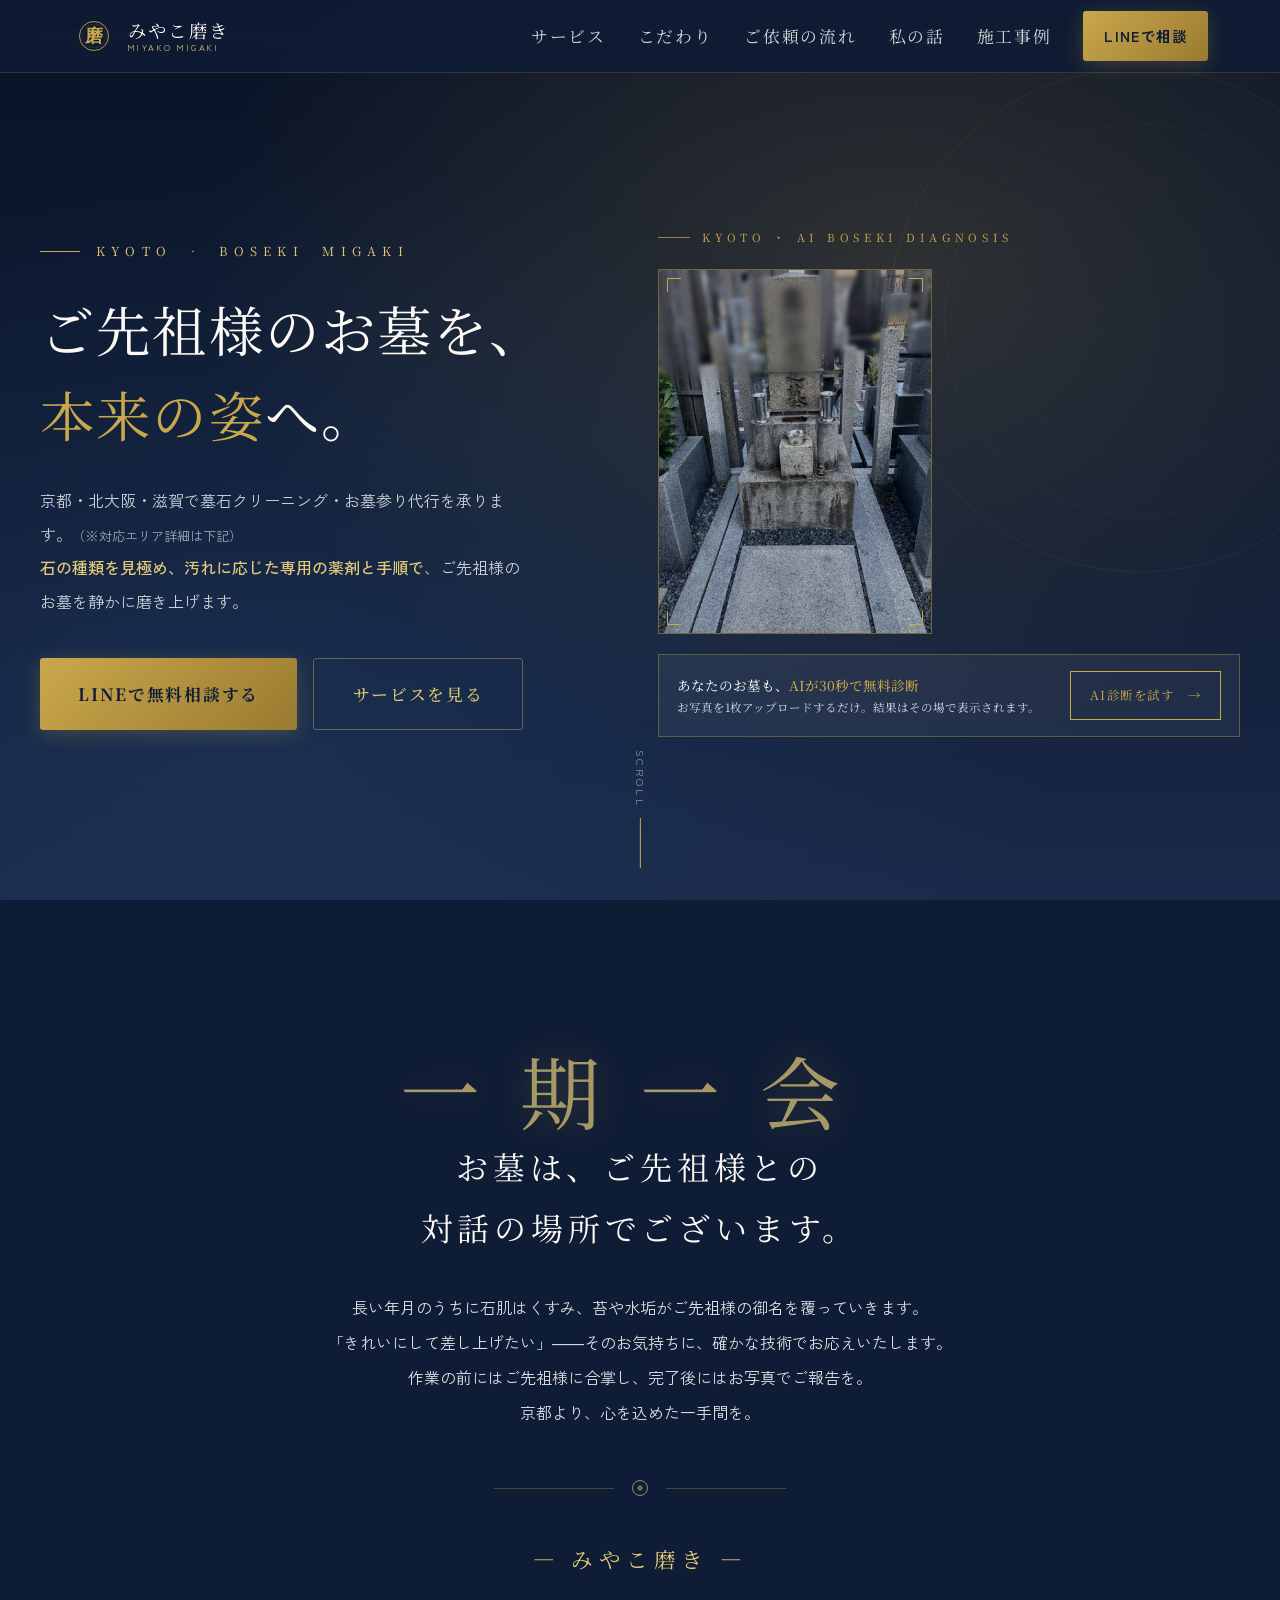
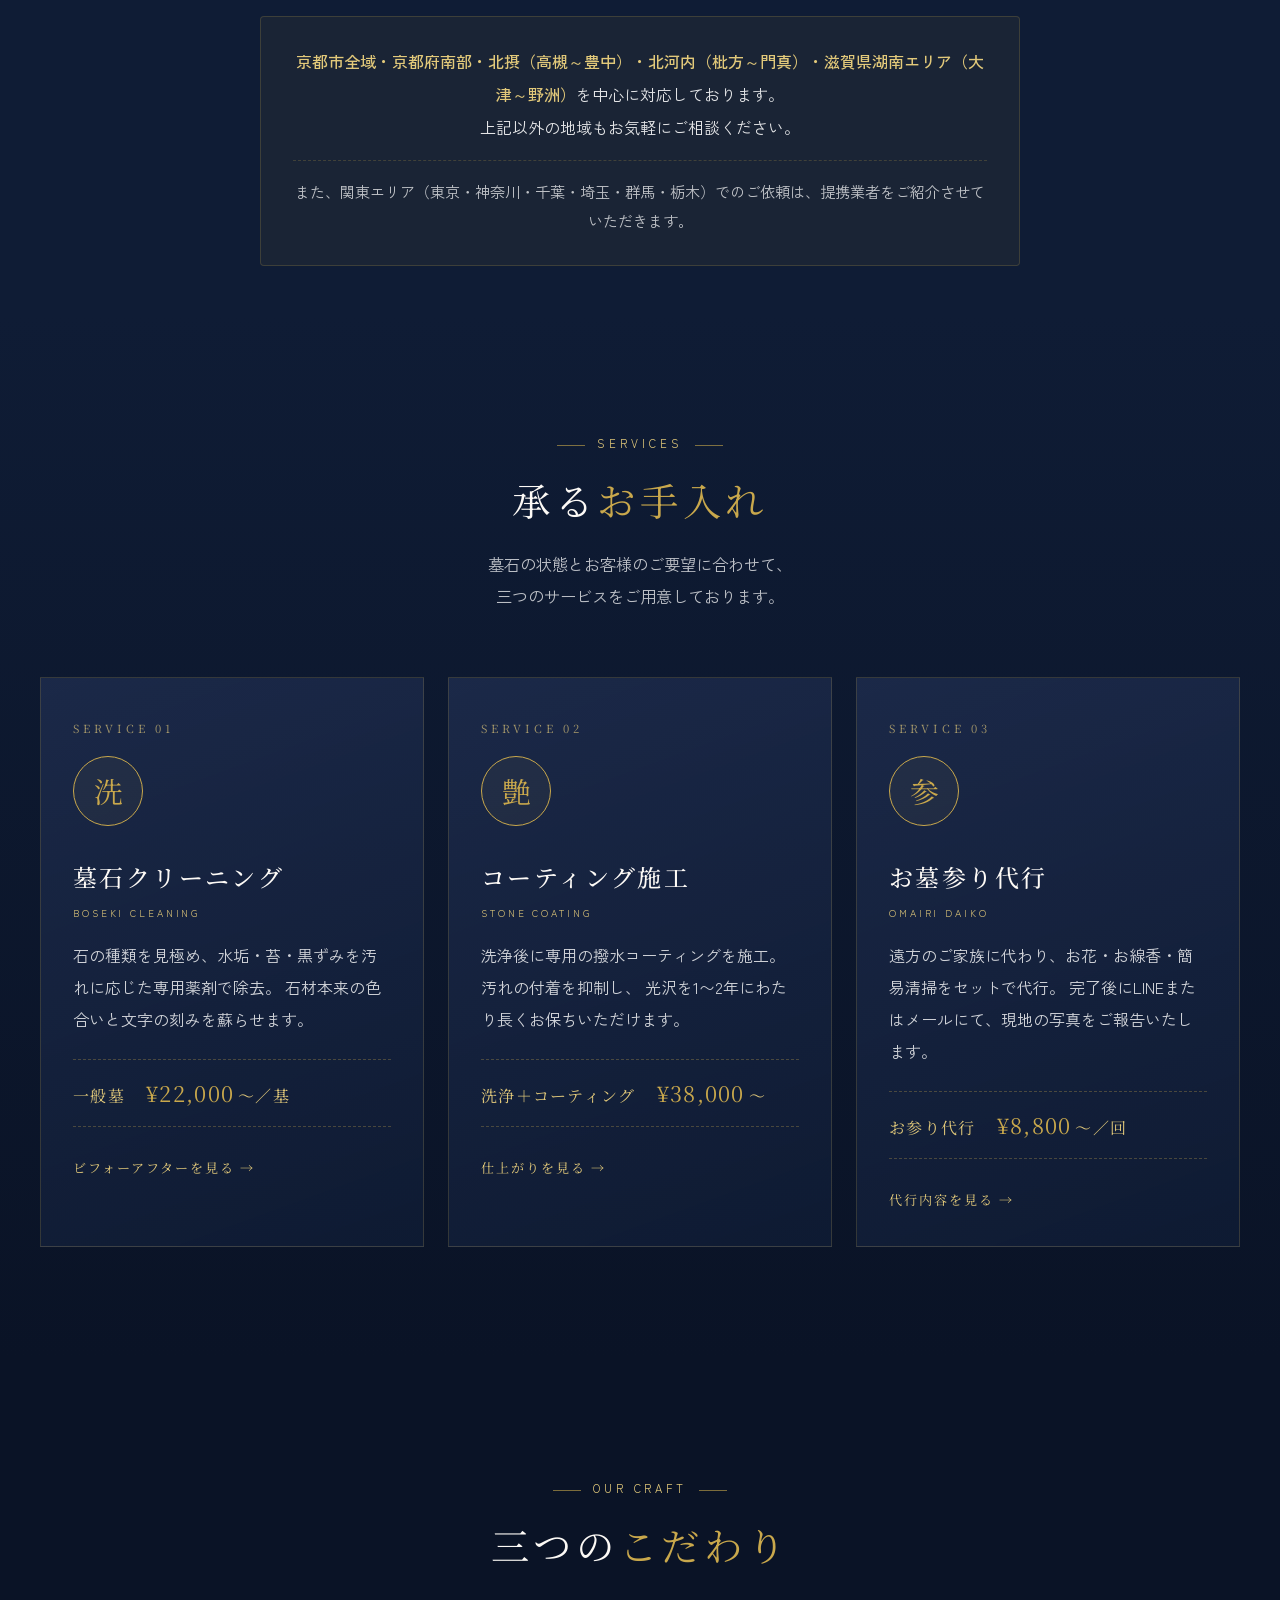
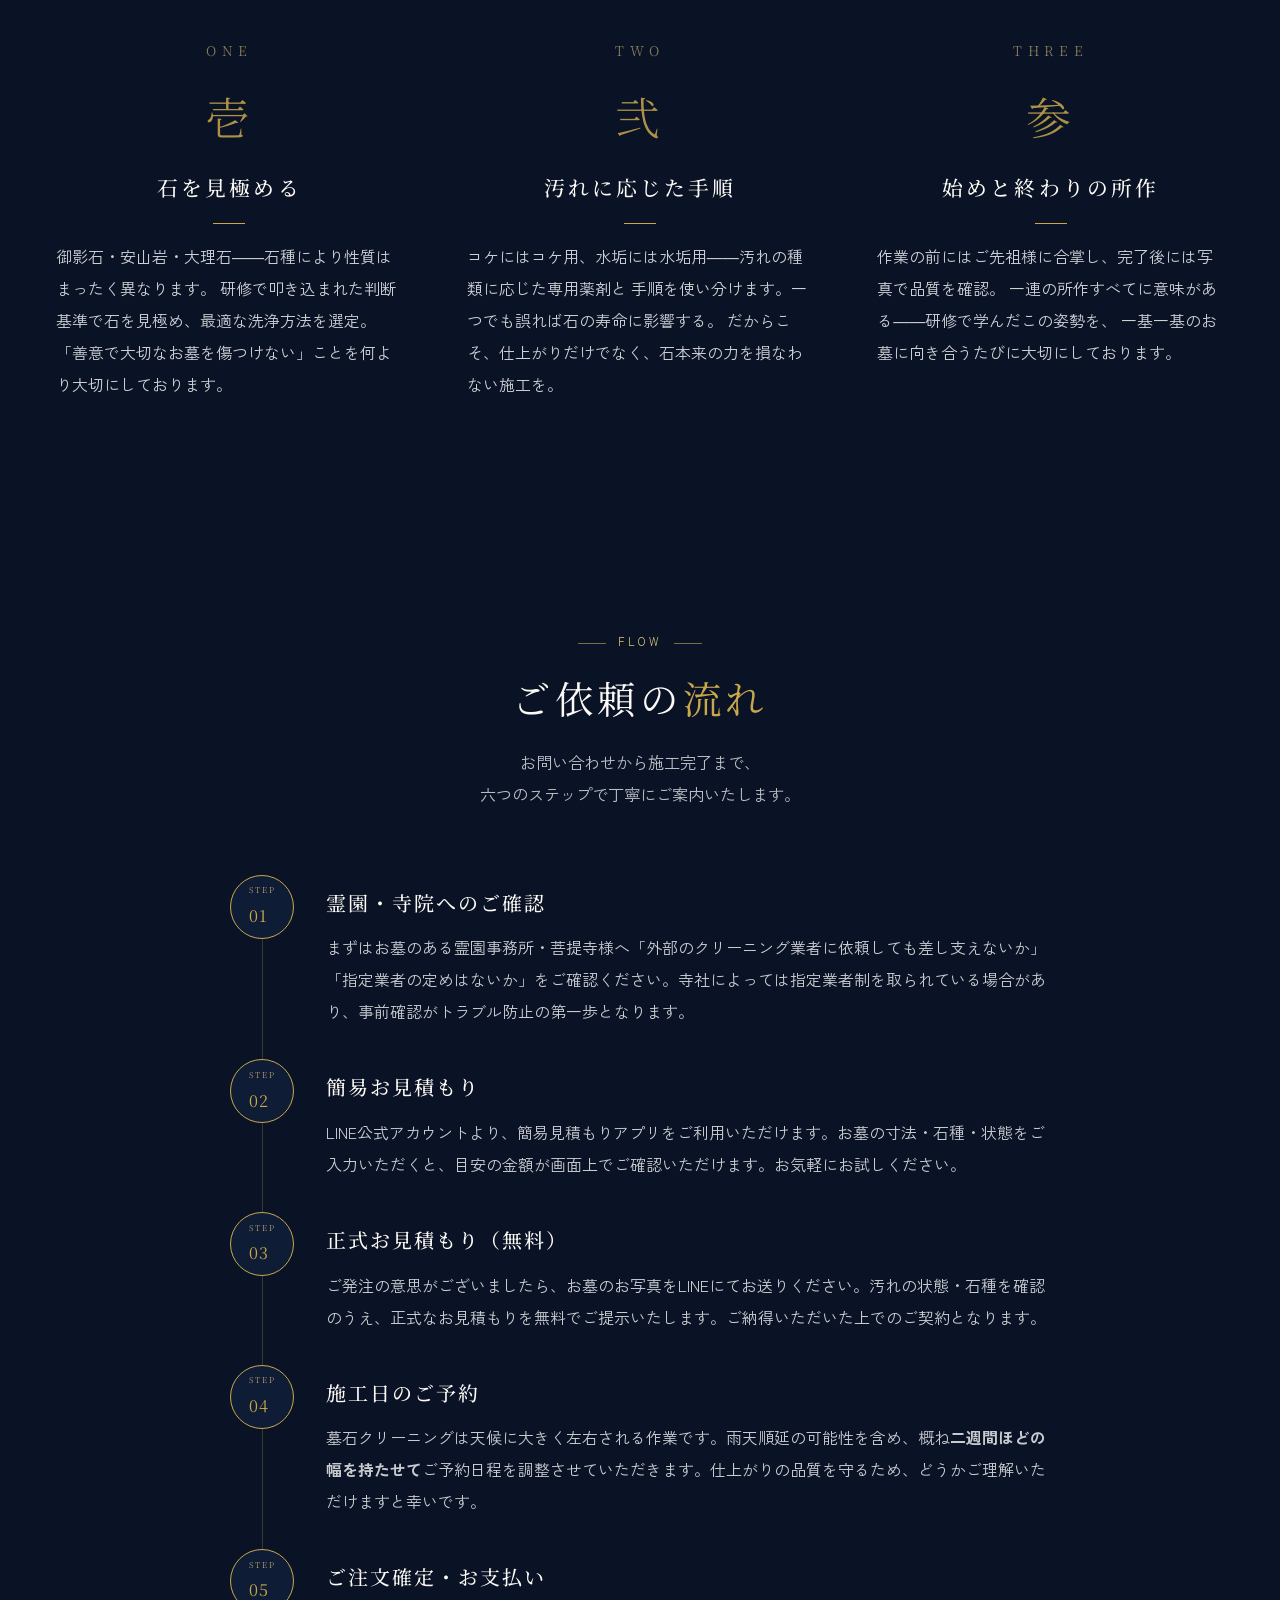
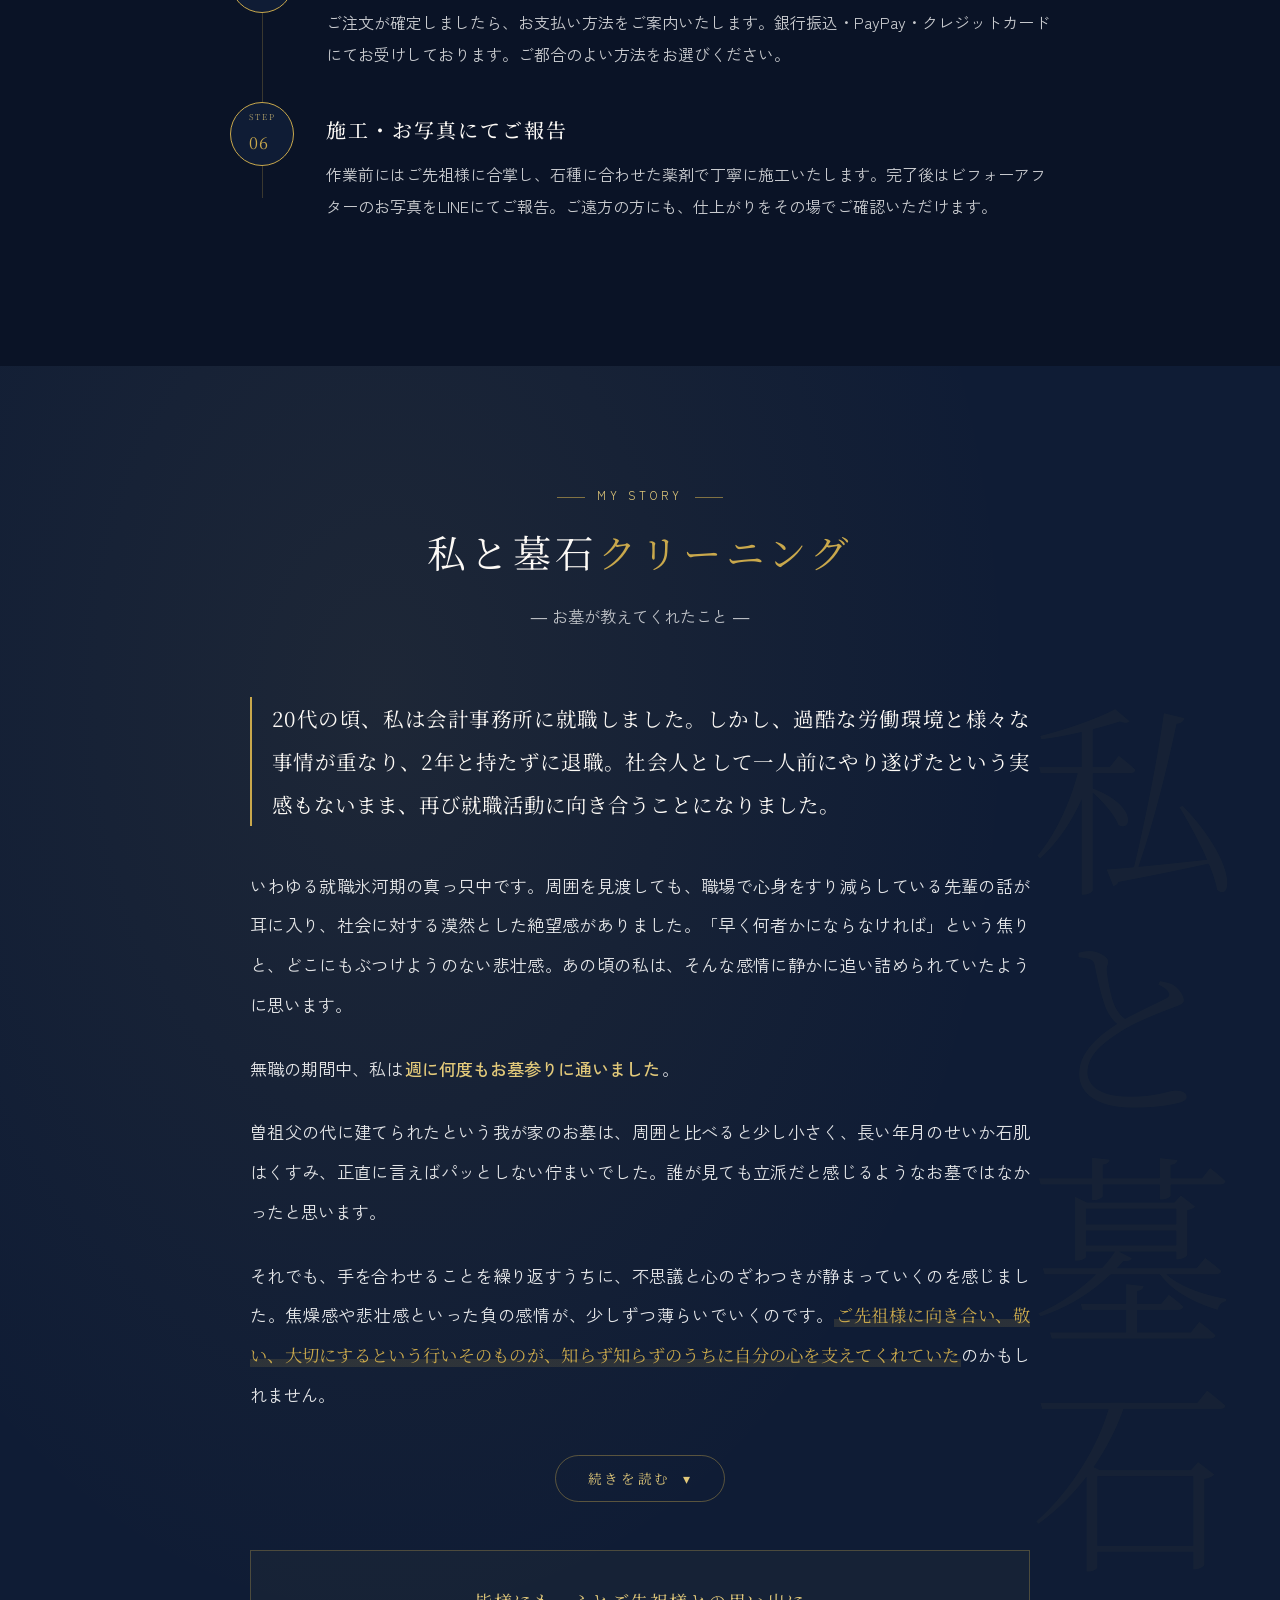
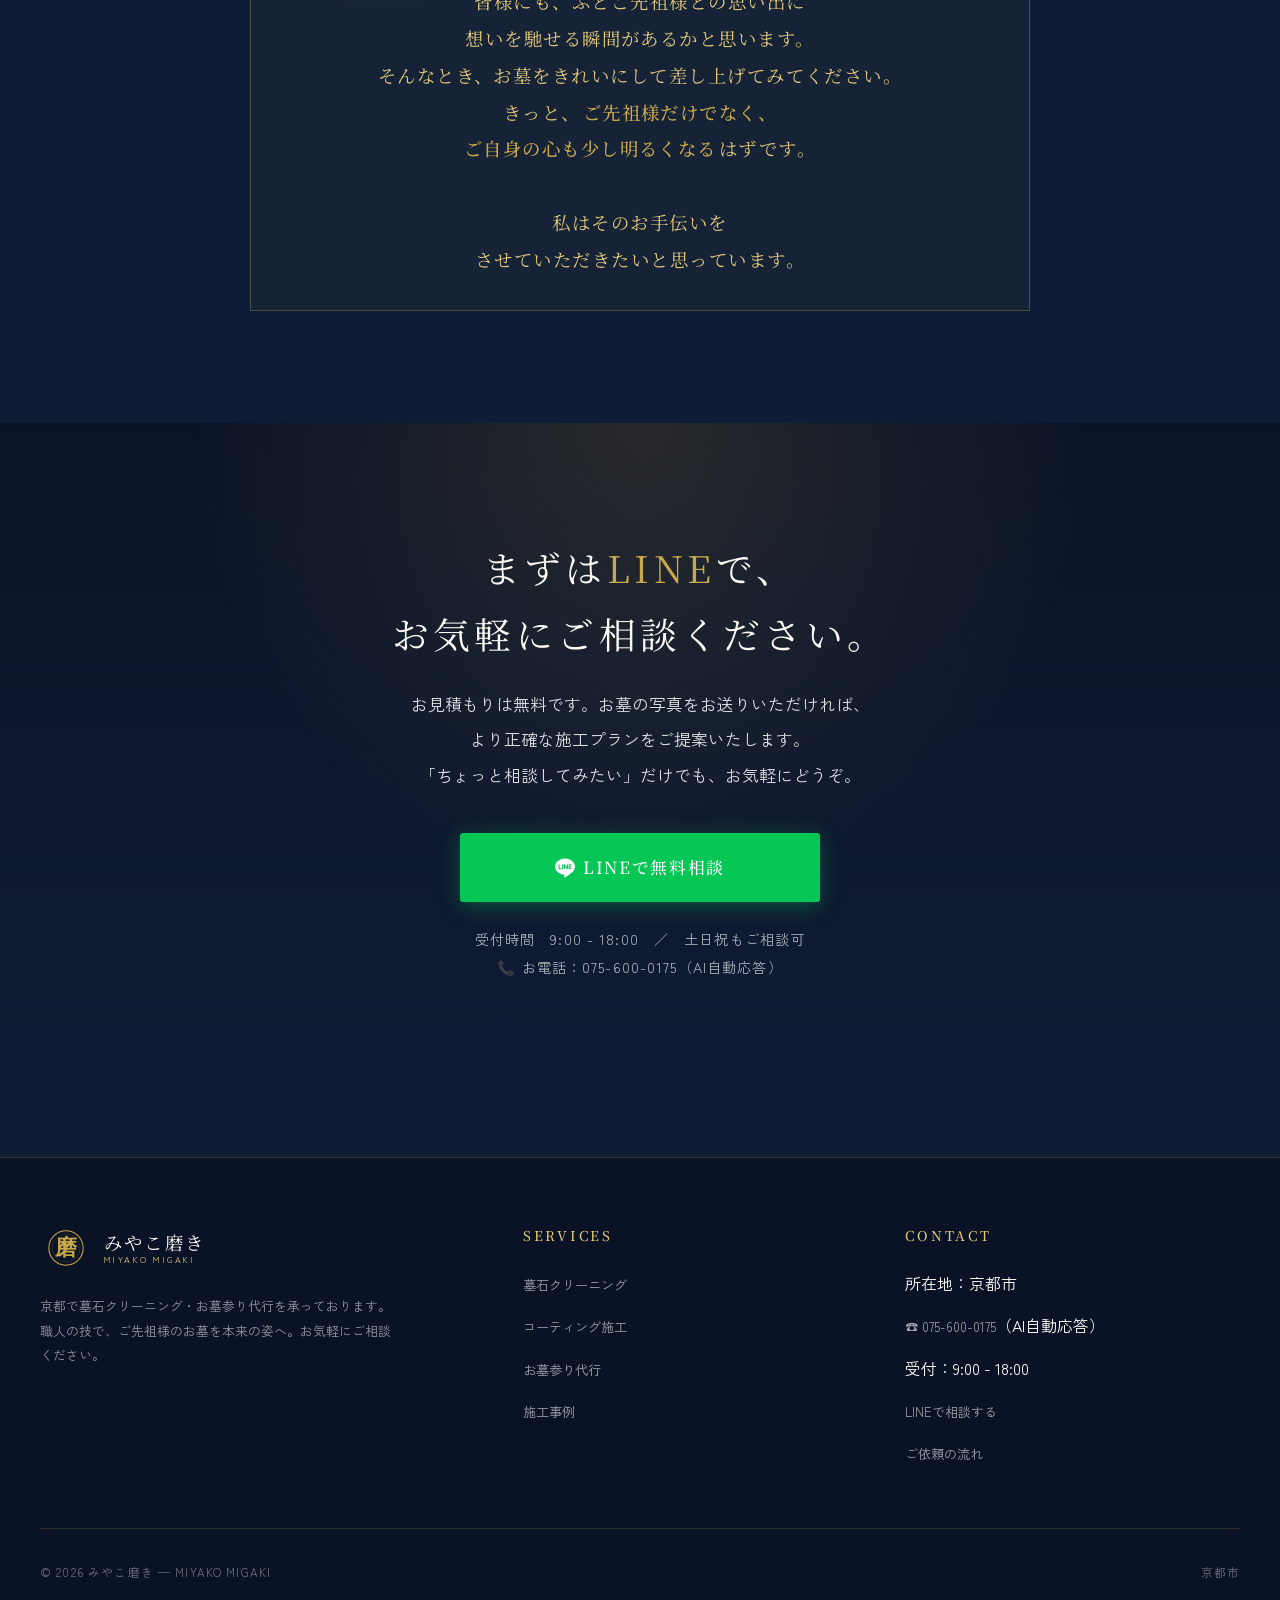
<file: index.html>
<!DOCTYPE html>
<html lang="ja">
<head>
<meta charset="UTF-8">
<meta name="viewport" content="width=device-width, initial-scale=1.0">
<title>みやこ磨き｜京都の墓石クリーニング・お墓参り代行</title>
<meta name="description" content="京都で墓石クリーニング・お墓参り代行を行う「みやこ磨き」。職人の技でご先祖様のお墓を本来の姿へ。">
<link rel="preconnect" href="https://fonts.googleapis.com">
<link rel="preconnect" href="https://fonts.gstatic.com" crossorigin>
<link href="https://fonts.googleapis.com/css2?family=Noto+Serif+JP:wght@300;400;500;600;700&family=Zen+Kaku+Gothic+New:wght@300;400;500;700&family=Shippori+Mincho:wght@400;500;600;700&display=swap" rel="stylesheet">
<link rel="stylesheet" href="assets/brand.css?v=20251119">
<style>
/* ============================================
   TOPページ固有スタイル
   ============================================ */

/* ── Hero ── */
.hero{
  position:relative;
  min-height:100vh;
  min-height:100svh;
  display:flex;align-items:center;
  padding:8rem clamp(1rem,4vw,2rem) 4rem;
  overflow:hidden;
}
.hero__bg{
  position:absolute;inset:0;z-index:0;
  background:
    radial-gradient(ellipse at 70% 30%,rgba(201,168,76,0.18) 0%,transparent 55%),
    radial-gradient(ellipse at 20% 80%,rgba(31,58,95,0.5) 0%,transparent 55%),
    linear-gradient(180deg,var(--navy-ink) 0%,var(--navy-dark) 60%,var(--navy) 100%);
}
.hero__bg::after{
  content:'';position:absolute;inset:0;
  background-image:url("data:image/svg+xml;utf8,<svg xmlns='http://www.w3.org/2000/svg' width='400' height='400' viewBox='0 0 400 400'><circle cx='200' cy='200' r='180' fill='none' stroke='%23C9A84C' stroke-width='0.5' opacity='0.15'/><circle cx='200' cy='200' r='140' fill='none' stroke='%23C9A84C' stroke-width='0.5' opacity='0.1'/><circle cx='200' cy='200' r='100' fill='none' stroke='%23C9A84C' stroke-width='0.5' opacity='0.08'/></svg>");
  background-repeat:no-repeat;
  background-position:right -140px top 40px;
  background-size:560px;
  opacity:0.8;
}
.hero__inner{
  position:relative;z-index:1;
  max-width:var(--maxw);
  width:100%;
  margin:0 auto;
  display:grid;
  grid-template-columns:1fr 1.05fr;
  gap:clamp(2rem,5vw,4rem);
  align-items:center;
}
.hero__label{
  display:inline-block;
  font-family:var(--font-serif);
  font-size:0.78rem;
  letter-spacing:0.5em;
  color:var(--gold-lt);
  margin-bottom:1.5rem;
  padding-left:3.5rem;
  position:relative;
}
.hero__label::before{
  content:'';position:absolute;left:0;top:50%;
  width:2.5rem;height:1px;background:var(--gold);
}
.hero__title{
  font-family:var(--font-serif);
  font-size:clamp(1.7rem,4.6vw,3.4rem);
  font-weight:400;
  letter-spacing:0.04em;
  line-height:1.55;
  margin-bottom:1.75rem;
  word-break:keep-all;
  overflow-wrap:normal;
}
.hero__title span.accent{color:var(--gold);}
.hero__title small{
  display:block;
  font-size:0.32em;
  letter-spacing:0.3em;
  color:var(--gold-lt);
  margin-top:1rem;
  font-weight:300;
  font-family:var(--font-sans);
}
.hero__lead{
  font-size:1rem;
  line-height:2.1;
  color:rgba(255,255,255,0.78);
  margin-bottom:2.5rem;
  max-width:480px;
}
.hero__lead strong{color:var(--gold-lt);font-weight:500;}
.hero__ctas{display:flex;gap:1rem;flex-wrap:wrap;}

.hero__visual{
  position:relative;
  width:100%;
  display:flex;
  flex-direction:column;
  gap:1.25rem;
}
.visual-eyebrow{
  font-family:var(--font-serif);
  font-size:0.7rem;
  letter-spacing:0.42em;
  color:var(--gold);
  display:flex;align-items:center;gap:0.75rem;
}
.visual-eyebrow::before{
  content:'';width:2rem;height:1px;background:var(--gold);opacity:0.7;
}
.scan-stage{
  display:grid;
  grid-template-columns:minmax(0,1fr) minmax(0,1.05fr);
  gap:1.25rem;
  align-items:stretch;
}
.tomb-frame{
  position:relative;
  aspect-ratio:3/4;
  background:#0a1428;
  border:1px solid rgba(201,168,76,0.55);
  overflow:hidden;
}
.tomb-img{
  width:100%;height:100%;
  object-fit:cover;object-position:center;
  display:block;opacity:0.92;
}
.tomb-frame::before{
  content:'';position:absolute;inset:0;z-index:2;pointer-events:none;
  background:linear-gradient(180deg,rgba(10,18,38,0.18) 0%,rgba(10,18,38,0.05) 40%,rgba(10,18,38,0.18) 100%);
}
.tomb-corner{
  position:absolute;width:14px;height:14px;
  border:1.5px solid var(--gold);z-index:5;
}
.tomb-corner.tl{top:8px;left:8px;border-right:none;border-bottom:none;}
.tomb-corner.tr{top:8px;right:8px;border-left:none;border-bottom:none;}
.tomb-corner.bl{bottom:8px;left:8px;border-right:none;border-top:none;}
.tomb-corner.br{bottom:8px;right:8px;border-left:none;border-top:none;}
.scan-line{
  position:absolute;left:0;right:0;top:0;height:2px;z-index:4;opacity:0;
  background:linear-gradient(90deg,transparent 0%,rgba(201,168,76,0.6) 20%,#FFE9A8 50%,rgba(201,168,76,0.6) 80%,transparent 100%);
  box-shadow:0 0 12px rgba(201,168,76,0.5);
}
.scan-glow{
  position:absolute;left:0;right:0;top:0;height:80px;z-index:3;opacity:0;pointer-events:none;
  background:linear-gradient(180deg,rgba(201,168,76,0.32) 0%,rgba(201,168,76,0.08) 60%,transparent 100%);
}
.results-panel{
  display:flex;flex-direction:column;justify-content:center;gap:0.6rem;
  font-family:var(--font-sans);
}
.result-bubble{
  background:rgba(255,255,255,0.97);
  color:var(--navy-dark);
  padding:0.7rem 0.9rem;
  display:flex;justify-content:space-between;align-items:center;
  font-size:0.78rem;
  border-left:2px solid var(--gold);
  opacity:0;transform:translateX(-14px);
  box-shadow:0 2px 8px rgba(0,0,0,0.15);
}
.result-bubble .label{color:#6c7a99;font-size:0.65rem;letter-spacing:0.15em;}
.result-bubble .value{font-weight:500;font-size:0.78rem;letter-spacing:0.05em;}
.result-bubble .value.warning{color:#b8860b;}
.result-bubble .value.danger{color:#a0392f;}
.plan-badge{
  background:var(--gold);color:var(--navy-dark);
  padding:0.85rem 1rem;font-family:var(--font-serif);
  text-align:center;margin-top:0.25rem;
  opacity:0;transform:translateY(8px);
  box-shadow:0 4px 16px rgba(201,168,76,0.25);
}
.plan-badge .small{display:block;font-size:0.58rem;letter-spacing:0.3em;margin-bottom:4px;opacity:0.78;}
.plan-badge .main{font-size:0.95rem;font-weight:500;letter-spacing:0.12em;}
.scan-cta{
  padding:1rem 1.1rem;
  background:rgba(255,255,255,0.05);
  border:0.5px solid rgba(201,168,76,0.35);
  display:flex;align-items:center;justify-content:space-between;
  gap:1rem;flex-wrap:wrap;
}
.scan-cta-text{
  color:#fff;font-family:var(--font-serif);
  font-size:0.85rem;line-height:1.55;flex:1;min-width:180px;
}
.scan-cta-text .gold{color:var(--gold);font-weight:500;}
.scan-cta-sub{font-size:0.72rem;color:#d8dde8;}
.scan-cta-btn{
  background:transparent;border:1px solid var(--gold);color:var(--gold);
  padding:0.7rem 1.2rem;font-family:var(--font-serif);
  font-size:0.78rem;letter-spacing:0.12em;
  white-space:nowrap;transition:all .25s ease;
  text-decoration:none;
}
.scan-cta-btn:hover{background:var(--gold);color:var(--navy-dark);}

@media (prefers-reduced-motion: no-preference){
  .scan-line{animation:scanLine 7s ease-in-out infinite;}
  .scan-glow{animation:scanGlow 7s ease-in-out infinite;}
  .result-bubble.b1{animation:bubbleIn 7s ease-out infinite;animation-delay:0s;}
  .result-bubble.b2{animation:bubbleIn 7s ease-out infinite;animation-delay:0.7s;}
  .result-bubble.b3{animation:bubbleIn 7s ease-out infinite;animation-delay:1.4s;}
  .result-bubble.b4{animation:bubbleIn 7s ease-out infinite;animation-delay:2.1s;}
  .plan-badge{animation:badgeIn 7s ease-out infinite;}
}
@keyframes scanLine{
  0%{transform:translateY(0);opacity:0;}
  6%{opacity:1;}
  60%{transform:translateY(99%);opacity:1;}
  66%{transform:translateY(99%);opacity:0;}
  100%{transform:translateY(0);opacity:0;}
}
@keyframes scanGlow{
  0%{transform:translateY(-80px);opacity:0;}
  6%{opacity:0.9;}
  60%{transform:translateY(100%);opacity:0.9;}
  66%{transform:translateY(100%);opacity:0;}
  100%{transform:translateY(-80px);opacity:0;}
}
@keyframes bubbleIn{
  0%{opacity:0;transform:translateX(-14px);}
  10%{opacity:1;transform:translateX(0);}
  88%{opacity:1;transform:translateX(0);}
  95%{opacity:0;transform:translateX(-14px);}
  100%{opacity:0;transform:translateX(-14px);}
}
@keyframes badgeIn{
  0%,65%{opacity:0;transform:translateY(8px);}
  72%{opacity:1;transform:translateY(0);}
  90%{opacity:1;transform:translateY(0);}
  96%{opacity:0;transform:translateY(8px);}
  100%{opacity:0;transform:translateY(8px);}
}

.hero__scroll{
  position:absolute;bottom:2rem;left:50%;
  transform:translateX(-50%);z-index:2;
  font-size:0.65rem;letter-spacing:0.3em;
  color:rgba(255,255,255,0.5);
  writing-mode:vertical-rl;
  padding-bottom:60px;
}
.hero__scroll::after{
  content:'';position:absolute;left:50%;bottom:0;
  width:1px;height:50px;background:var(--gold);
  animation:scrollLine 2.2s ease infinite;
  transform-origin:top;
}
@keyframes scrollLine{
  0%{transform:scaleY(0);transform-origin:top;}
  50%{transform:scaleY(1);transform-origin:top;}
  51%{transform:scaleY(1);transform-origin:bottom;}
  100%{transform:scaleY(0);transform-origin:bottom;}
}

@media(max-width:860px){
  .hero__inner{grid-template-columns:1fr;}
  .hero__visual{max-width:460px;margin:0 auto;}
  .hero__scroll{display:none;}
  .hero__label{padding-left:2.5rem;letter-spacing:0.35em;}
  .hero__label::before{width:1.75rem;}
  .scan-stage{grid-template-columns:minmax(0,0.9fr) minmax(0,1fr);gap:1rem;}
}
@media(max-width:560px){
  .scan-stage{grid-template-columns:1fr;gap:1rem;}
  .tomb-frame{max-width:280px;margin:0 auto;width:100%;}
}

/* ============================================
   Intro（想いの導入）
   ============================================ */
.intro{
  position:relative;
  background:var(--navy-dark);
  padding:clamp(4rem,9vw,7rem) clamp(1rem,4vw,2rem) clamp(2rem,4vw,3rem);
  text-align:center;
}
.intro__inner{max-width:760px;margin:0 auto;}
.intro__kanji{
  font-family:var(--font-serif);
  font-size:clamp(3rem,7vw,5rem);
  color:var(--gold-lt);
  opacity:0.72;
  letter-spacing:0.5em;
  margin-bottom:-2rem;
  user-select:none;
  text-shadow:0 0 32px rgba(201,168,76,0.35);
}
.intro__title{
  font-family:var(--font-serif);
  font-size:clamp(1.4rem,3.2vw,2rem);
  font-weight:400;
  letter-spacing:0.15em;
  line-height:1.9;
  margin-bottom:2rem;
}
.intro__body{
  font-size:1.08rem;
  line-height:2.2;
  color:rgba(255,255,255,0.85);
  margin-bottom:2rem;
}
@media(min-width:860px){.intro__body{font-size:1rem;}}
.intro__sign{
  font-family:var(--font-serif);
  font-size:1.35rem;
  letter-spacing:0.25em;
  color:var(--gold-lt);
  margin-top:-0.5rem;
}
.intro__areas{
  margin-top:2.2rem;
  padding:1.6rem 1.4rem;
  background:rgba(201,168,76,0.06);
  border:1px solid rgba(201,168,76,0.2);
  border-radius:4px;
  text-align:left;
}
.intro__areas-body{
  font-size:1rem;
  line-height:2.05;
  color:rgba(255,255,255,0.88);
}
.intro__areas-body strong{
  color:var(--gold-lt);
  font-weight:500;
}
.intro__areas-note{
  margin-top:1rem;
  padding-top:1rem;
  border-top:1px dashed rgba(201,168,76,0.22);
  font-size:0.95rem;
  line-height:1.95;
  color:rgba(255,255,255,0.72);
}
@media(min-width:860px){
  .intro__areas{padding:1.8rem 2rem;text-align:center;}
}

/* ============================================
   Services
   ============================================ */
.services{
  background:linear-gradient(180deg,var(--navy-dark) 0%,var(--navy-ink) 100%);
  padding:clamp(4rem,9vw,7rem) clamp(1rem,4vw,2rem);
}
.services__grid{
  max-width:var(--maxw);margin:0 auto;
  display:grid;
  grid-template-columns:repeat(3,1fr);
  gap:1.5rem;
}
@media(max-width:860px){
  .services__grid{grid-template-columns:1fr;}
}
.service-card{
  position:relative;
  background:linear-gradient(160deg,rgba(36,51,88,0.6) 0%,rgba(15,28,53,0.8) 100%);
  border:1px solid rgba(201,168,76,0.2);
  padding:2.5rem 2rem 2rem;
  transition:all 0.4s ease;
  overflow:hidden;
}
.service-card::before{
  content:'';position:absolute;top:0;left:0;right:0;height:2px;
  background:linear-gradient(90deg,transparent,var(--gold),transparent);
  opacity:0;transition:opacity 0.4s;
}
.service-card:hover{
  border-color:var(--gold);
  transform:translateY(-4px);
  box-shadow:0 12px 40px rgba(0,0,0,0.5);
}
.service-card:hover::before{opacity:1;}
.service-card__num{
  font-family:var(--font-serif);
  font-size:0.7rem;letter-spacing:0.35em;
  color:var(--gold-lt);opacity:0.7;
  margin-bottom:1rem;
}
.service-card__glyph{
  width:70px;height:70px;
  border:1px solid var(--gold);
  border-radius:50%;
  display:flex;align-items:center;justify-content:center;
  font-family:var(--font-serif);
  font-size:1.8rem;
  color:var(--gold);
  margin-bottom:1.75rem;
  background:rgba(201,168,76,0.05);
}
.service-card__title{
  font-family:var(--font-serif);
  font-size:1.5rem;font-weight:500;
  letter-spacing:0.1em;
  margin-bottom:1rem;
}
.service-card__title small{
  display:block;
  font-family:var(--font-sans);
  font-size:0.6rem;letter-spacing:0.3em;
  color:var(--gold-lt);margin-top:4px;font-weight:400;
}
.service-card__desc{
  font-size:1rem;
  line-height:2;
  color:rgba(255,255,255,0.8);
  margin-bottom:1.5rem;
}
.service-card__price{
  font-family:var(--font-serif);
  font-size:1rem;
  color:var(--gold-lt);
  padding:0.75rem 0;
  border-top:1px dashed rgba(201,168,76,0.3);
  border-bottom:1px dashed rgba(201,168,76,0.3);
  margin-bottom:1.5rem;
  letter-spacing:0.08em;
}
.service-card__price strong{
  color:var(--gold);
  font-size:1.35rem;font-weight:400;
  margin:0 4px;
}
.service-card__link{
  display:inline-flex;align-items:center;gap:8px;
  font-family:var(--font-serif);
  font-size:0.82rem;
  color:var(--gold-lt);
  letter-spacing:0.15em;
  transition:gap 0.25s;
}
.service-card__link:hover{gap:14px;color:var(--gold);}

/* ============================================
   Kodawari（こだわり・3本柱）
   ============================================ */
.kodawari{
  padding:clamp(4rem,9vw,7rem) clamp(1rem,4vw,2rem);
  background:var(--navy-ink);
  position:relative;
}
.kodawari__grid{
  max-width:var(--maxw);margin:0 auto;
  display:grid;grid-template-columns:repeat(3,1fr);
  gap:2rem;
}
@media(max-width:860px){.kodawari__grid{grid-template-columns:1fr;}}
.kodawari-item{
  text-align:center;
  padding:0 1rem;
}
.kodawari-item__num{
  font-family:var(--font-serif);
  font-size:2.8rem;
  color:var(--gold);
  opacity:0.85;
  letter-spacing:0.1em;
  margin-bottom:0.5rem;
  font-weight:300;
}
.kodawari-item__num small{
  display:block;
  font-size:0.3em;letter-spacing:0.4em;
  color:var(--gold-lt);opacity:0.7;
  margin-bottom:8px;
}
.kodawari-item__title{
  font-family:var(--font-serif);
  font-size:1.3rem;font-weight:500;
  letter-spacing:0.15em;
  margin-bottom:1rem;
  padding-bottom:1rem;
  position:relative;
}
.kodawari-item__title::after{
  content:'';position:absolute;left:50%;bottom:0;
  transform:translateX(-50%);
  width:32px;height:1px;background:var(--gold);
}
.kodawari-item__body{
  font-size:1rem;
  line-height:2;
  color:rgba(255,255,255,0.8);
  text-align:left;
}

/* ============================================
   Episode（エピソード — 縦書き × 横書き mix）
   ============================================ */
.episode{
  padding:clamp(4rem,9vw,7rem) clamp(1rem,4vw,2rem);
  background:
    radial-gradient(ellipse at 30% 20%,rgba(201,168,76,0.08) 0%,transparent 50%),
    var(--navy-dark);
  position:relative;overflow:hidden;
}
.episode::before{
  content:'私と墓石';
  position:absolute;top:20%;right:-4%;
  font-family:var(--font-serif);
  font-size:clamp(8rem,16vw,14rem);
  color:rgba(201,168,76,0.04);
  writing-mode:vertical-rl;
  letter-spacing:0.1em;
  pointer-events:none;
  font-weight:300;
}
.episode__inner{
  max-width:780px;margin:0 auto;
  position:relative;z-index:1;
}
.episode__body{
  font-size:1.08rem;
  line-height:2.3;
  color:rgba(255,255,255,0.88);
}
.episode__body p{
  margin-bottom:1.5rem;
  text-align:justify;
}
.episode__body p.lead{
  font-family:var(--font-serif);
  font-size:1.28rem;
  font-weight:400;
  color:var(--white);
  line-height:2.1;
  letter-spacing:0.05em;
  padding-left:1.25rem;
  border-left:2px solid var(--gold);
  margin-bottom:2.5rem;
}
.episode__body strong{
  color:var(--gold-lt);
  font-weight:500;
  padding:0 2px;
}
.episode__body em{
  font-style:normal;
  color:var(--gold);
  font-family:var(--font-serif);
  background:linear-gradient(transparent 70%,rgba(201,168,76,0.15) 70%);
  padding:0 2px;
}
.episode__closing{
  margin-top:3rem;
  padding:2rem;
  border:1px solid rgba(201,168,76,0.3);
  background:rgba(201,168,76,0.04);
  text-align:center;
  font-family:var(--font-serif);
  font-size:1.15rem;
  line-height:2;
  letter-spacing:0.08em;
  color:var(--gold-lt);
}
.episode__closing strong{color:var(--gold);font-weight:500;}

.episode__toggle{
  display:block;margin:2.5rem auto 0;
  padding:0.8rem 2rem;
  background:transparent;
  border:1px solid rgba(201,168,76,0.4);
  color:var(--gold-lt);
  font-family:var(--font-serif);
  font-size:0.85rem;letter-spacing:0.2em;
  border-radius:99px;
  transition:0.25s;
}
.episode__toggle:hover{background:rgba(201,168,76,0.08);border-color:var(--gold);color:var(--gold);}
.episode__more{display:none;}
.episode__more.open{display:block;}

/* ============================================
   Flow（施工の流れ）
   ============================================ */
.flow{
  padding:clamp(4rem,9vw,7rem) clamp(1rem,4vw,2rem);
  background:var(--navy-ink);
}
.flow__list{
  max-width:820px;margin:0 auto;
  position:relative;
}
.flow__list::before{
  content:'';position:absolute;
  left:32px;top:24px;bottom:24px;
  width:1px;background:rgba(201,168,76,0.25);
}
.flow-step{
  display:grid;
  grid-template-columns:72px 1fr;
  gap:1.5rem;
  margin-bottom:2rem;
  align-items:start;
  position:relative;
}
.flow-step__mark{
  width:64px;height:64px;
  border-radius:50%;
  background:var(--navy-dark);
  border:1.5px solid var(--gold);
  display:flex;align-items:center;justify-content:center;
  font-family:var(--font-serif);
  font-size:1rem;
  color:var(--gold);
  flex-shrink:0;
  position:relative;z-index:1;
  letter-spacing:0.05em;
}
.flow-step__mark small{
  display:block;
  font-size:0.5rem;letter-spacing:0.2em;
  color:var(--gold-lt);opacity:0.7;
  margin-bottom:2px;
}
.flow-step__body{
  padding-top:0.5rem;
}
.flow-step__title{
  font-family:var(--font-serif);
  font-size:1.25rem;font-weight:500;
  letter-spacing:0.1em;
  margin-bottom:0.6rem;
  color:var(--white);
}
.flow-step__desc{
  font-size:1rem;
  line-height:2;
  color:rgba(255,255,255,0.78);
}

/* ============================================
   CTA（LINE中心）
   ============================================ */
.cta{
  padding:clamp(4rem,9vw,7rem) clamp(1rem,4vw,2rem);
  background:
    radial-gradient(ellipse at 50% 0%,rgba(201,168,76,0.15) 0%,transparent 50%),
    linear-gradient(180deg,var(--navy-ink) 0%,var(--navy-dark) 100%);
  text-align:center;
}
.cta__inner{max-width:620px;margin:0 auto;}
.cta__title{
  font-family:var(--font-serif);
  font-size:clamp(1.6rem,3.8vw,2.3rem);
  font-weight:400;
  letter-spacing:0.12em;
  line-height:1.8;
  margin-bottom:1.25rem;
}
.cta__title span{color:var(--gold);}
.cta__body{
  font-size:1.05rem;
  line-height:2.1;
  color:rgba(255,255,255,0.85);
  margin-bottom:2.5rem;
}
.cta__buttons{
  display:flex;flex-direction:column;gap:1rem;
  max-width:360px;margin:0 auto;
}
.cta__note{
  margin-top:1.5rem;
  font-size:0.88rem;
  color:rgba(255,255,255,0.65);
  letter-spacing:0.08em;
}

/* ============================================
   Tweaks panel
   ============================================ */
.tweaks-panel{
  position:fixed;bottom:1.5rem;right:1.5rem;z-index:200;
  background:rgba(15,28,53,0.96);
  backdrop-filter:blur(14px);
  border:1px solid var(--gold);
  padding:1.25rem 1.4rem 1.1rem;
  border-radius:8px;
  min-width:260px;
  box-shadow:0 12px 40px rgba(0,0,0,0.6);
  font-family:var(--font-sans);
  display:none;
}
.tweaks-panel.open{display:block;}
.tweaks-panel h5{
  font-family:var(--font-serif);
  font-size:0.82rem;
  color:var(--gold-lt);
  letter-spacing:0.25em;
  margin-bottom:1rem;
  padding-bottom:0.6rem;
  border-bottom:1px solid rgba(201,168,76,0.2);
}
.tweaks-panel .tweak-row{
  margin-bottom:0.9rem;
}
.tweaks-panel label{
  display:block;
  font-size:0.7rem;letter-spacing:0.1em;
  color:rgba(255,255,255,0.6);
  margin-bottom:0.4rem;
}
.tweaks-panel .seg{
  display:grid;grid-auto-flow:column;grid-auto-columns:1fr;
  border:1px solid rgba(201,168,76,0.25);
  border-radius:4px;overflow:hidden;
}
.tweaks-panel .seg button{
  padding:0.5rem 0.6rem;
  font-size:0.72rem;
  background:transparent;
  color:rgba(255,255,255,0.7);
  border-right:1px solid rgba(201,168,76,0.15);
  transition:0.2s;
}
.tweaks-panel .seg button:last-child{border-right:none;}
.tweaks-panel .seg button.active{
  background:var(--gold);color:var(--navy-dark);font-weight:700;
}
.tweaks-panel .seg button:hover:not(.active){background:rgba(201,168,76,0.1);}

/* ============================================
   Variant B — 伝統色ビビッド
   ============================================ */
body.variant-b{
  --navy-dark:#0C1F2E;
  --navy-ink:#071522;
  --navy:#143145;
  --navy-mid:#1C4360;
}
body.variant-b .hero__bg{
  background:
    radial-gradient(ellipse at 30% 20%,rgba(183,67,59,0.2) 0%,transparent 50%),
    radial-gradient(ellipse at 80% 70%,rgba(123,143,78,0.18) 0%,transparent 55%),
    linear-gradient(180deg,#071522 0%,#0c1f2e 60%,#143145 100%);
}
body.variant-b .hero__title span.accent,
body.variant-b .hero-kanji,
body.variant-b .section-head__title span,
body.variant-b .cta__title span,
body.variant-b .service-card__glyph,
body.variant-b .kodawari-item__num{
  color:#D4A657;
}
body.variant-b .episode__body p.lead{border-left-color:#B7433B;}
body.variant-b .episode__body em{
  color:#D4A657;
  background:linear-gradient(transparent 70%,rgba(183,67,59,0.2) 70%);
}
body.variant-b .service-card:nth-child(1){border-top:3px solid var(--ai);}
body.variant-b .service-card:nth-child(2){border-top:3px solid var(--akane);}
body.variant-b .service-card:nth-child(3){border-top:3px solid var(--matcha);}

/* ============================================
   Variant C — 和紙クリーム（明るい基調）
   ============================================ */
body.variant-c{
  --navy-dark:#F5F0E8;
  --navy-ink:#EAE3D5;
  --navy:#FDFAF6;
  --navy-mid:#DCD3C0;
  --white:#2C2C2C;
  --gold:#8B6A1F;
  --gold-lt:#A3853A;
  --gold-dk:#6B5116;
  color:#2C2C2C;
}
body.variant-c .site-header{
  background:rgba(253,250,246,0.92);
  border-bottom:1px solid rgba(139,106,31,0.2);
}
body.variant-c .brand__name{color:#2C2C2C;}
body.variant-c .nav a{color:rgba(44,44,44,0.75);}
body.variant-c .nav__cta{color:#FDFAF6 !important;}
body.variant-c .hero__bg{
  background:
    radial-gradient(ellipse at 70% 30%,rgba(139,106,31,0.15) 0%,transparent 55%),
    radial-gradient(ellipse at 20% 80%,rgba(183,67,59,0.08) 0%,transparent 55%),
    linear-gradient(180deg,#FDFAF6 0%,#F5F0E8 60%,#EAE3D5 100%);
}
body.variant-c .hero__title,
body.variant-c .section-head__title,
body.variant-c .cta__title,
body.variant-c .intro__title{color:#2C2C2C;}
body.variant-c .hero__lead,
body.variant-c .intro__body,
body.variant-c .section-head__sub,
body.variant-c .service-card__desc,
body.variant-c .kodawari-item__body,
body.variant-c .episode__body,
body.variant-c .flow-step__desc,
body.variant-c .cta__body{color:rgba(44,44,44,0.75);}
body.variant-c .service-card{
  background:linear-gradient(160deg,rgba(253,250,246,0.95) 0%,rgba(234,227,213,0.6) 100%);
  border-color:rgba(139,106,31,0.25);
}
body.variant-c .service-card__title,
body.variant-c .flow-step__title,
body.variant-c .service-card__link{color:#2C2C2C;}
body.variant-c .episode__body p.lead{color:#2C2C2C;}
body.variant-c .site-footer{background:#EAE3D5;}
body.variant-c .site-footer__desc,
body.variant-c .site-footer a{color:rgba(44,44,44,0.7);}
body.variant-c .site-footer__bottom{color:rgba(44,44,44,0.5);}
</style>
</head>
<body>

<!-- Tweak defaults (edit mode) -->
<script>
const TWEAK_DEFAULTS = /*EDITMODE-BEGIN*/{
  "variant": "a",
  "show_full_episode": false
}/*EDITMODE-END*/;
</script>

<!-- ============================================
     Header
     ============================================ -->
<header class="site-header">
  <div class="site-header__inner">
    <a href="#top" class="brand">
      <div class="brand__mark" role="img" aria-label="みやこ磨き"></div>
      <div class="brand__name">みやこ磨き<small>MIYAKO MIGAKI</small></div>
    </a>
    <button class="nav-toggle" aria-label="メニュー" onclick="this.classList.toggle('open');document.querySelector('.nav').classList.toggle('open')">
      <span></span><span></span><span></span>
    </button>
    <nav class="nav">
      <a href="#service">サービス</a>
      <a href="#kodawari">こだわり</a>
      <a href="#flow">ご依頼の流れ</a>
      <a href="#episode">私の話</a>
      <a href="pages/before-after.html">施工事例</a>
      <a href="#contact" class="nav__cta">LINEで相談</a>
    </nav>
  </div>
</header>

<!-- ============================================
     Hero
     ============================================ -->
<section class="hero" id="top">
  <div class="hero__bg"></div>
  <div class="hero__inner">
    <div class="hero__text">
      <span class="hero__label">KYOTO &nbsp;·&nbsp; BOSEKI &nbsp;MIGAKI</span>
      <h1 class="hero__title">
        ご先祖様のお墓を、<br>
        <span class="accent">本来の姿</span>へ。
      </h1>
      <p class="hero__lead">
        京都・北大阪・滋賀で墓石クリーニング・お墓参り代行を承ります。<small style="font-size:0.82em;opacity:0.75;">（※対応エリア詳細は下記）</small><br>
        <strong>石の種類を見極め、汚れに応じた専用の薬剤と手順で</strong>、ご先祖様のお墓を静かに磨き上げます。
      </p>
      <div class="hero__ctas">
        <a href="#contact" class="btn btn--primary">LINEで無料相談する</a>
        <a href="#service" class="btn btn--ghost">サービスを見る</a>
      </div>
    </div>
    <div class="hero__visual">
      <div class="visual-eyebrow"><span>KYOTO ・ AI BOSEKI DIAGNOSIS</span></div>
      <div class="scan-stage">
        <div class="tomb-frame">
          <span class="tomb-corner tl"></span>
          <span class="tomb-corner tr"></span>
          <span class="tomb-corner bl"></span>
          <span class="tomb-corner br"></span>
          <img src="assets/tomb_for_lp.jpg" alt="お墓の健康診断" class="tomb-img">
          <div class="scan-glow"></div>
          <div class="scan-line"></div>
        </div>
        <div class="results-panel">
          <div class="result-bubble b1"><span class="label">石　　種</span><span class="value">御　影　石</span></div>
          <div class="result-bubble b2"><span class="label">苔　汚　れ</span><span class="value warning">中　　度</span></div>
          <div class="result-bubble b3"><span class="label">水　　垢</span><span class="value warning">中　　度</span></div>
          <div class="result-bubble b4"><span class="label">経　年</span><span class="value">約　６０　年</span></div>
          <div class="plan-badge">
            <span class="small">ご推奨プラン</span>
            <span class="main">松 — 特上仕上げ</span>
          </div>
        </div>
      </div>
      <div class="scan-cta">
        <div class="scan-cta-text">
          あなたのお墓も、<span class="gold">AIが30秒で無料診断</span><br>
          <span class="scan-cta-sub">お写真を1枚アップロードするだけ。結果はその場で表示されます。</span>
        </div>
        <a href="https://shindan.miyakomigaki.com/" class="scan-cta-btn" target="_blank" rel="noopener">AI診断を試す　→</a>
      </div>
    </div>
  </div>
  <div class="hero__scroll">SCROLL</div>
</section>

<!-- ============================================
     Intro
     ============================================ -->
<section class="intro" id="intro">
  <div class="intro__inner">
    <div class="intro__kanji">一期一会</div>
    <h2 class="intro__title">
      お墓は、ご先祖様との<br>対話の場所でございます。
    </h2>
    <p class="intro__body">
      長い年月のうちに石肌はくすみ、苔や水垢がご先祖様の御名を覆っていきます。<br>
      「きれいにして差し上げたい」――そのお気持ちに、確かな技術でお応えいたします。<br>
      作業の前にはご先祖様に合掌し、完了後にはお写真でご報告を。<br>
      京都より、心を込めた一手間を。
    </p>
    <div class="kamon-divider">
      <svg viewBox="0 0 24 24"><circle cx="12" cy="12" r="3"/><circle cx="12" cy="12" r="9" fill="none" stroke="currentColor" stroke-width="1"/></svg>
    </div>
    <p class="intro__sign">― みやこ磨き ―</p>
    <div class="intro__areas">
      <p class="intro__areas-body">
        <strong>京都市全域・京都府南部・北摂（高槻～豊中）・北河内（枇方～門真）・滋賀県湖南エリア（大津～野洲）</strong>を中心に対応しております。<br>
        上記以外の地域もお気軽にご相談ください。
      </p>
      <p class="intro__areas-note">
        また、関東エリア（東京・神奈川・千葉・埼玉・群馬・栃木）でのご依頼は、提携業者をご紹介させていただきます。
      </p>
    </div>
  </div>
</section>

<!-- ============================================
     Services
     ============================================ -->
<section class="services" id="service">
  <div class="section-head">
    <span class="section-head__label">SERVICES</span>
    <h2 class="section-head__title">承る<span>お手入れ</span></h2>
    <p class="section-head__sub">墓石の状態とお客様のご要望に合わせて、<br>三つのサービスをご用意しております。</p>
  </div>

  <div class="services__grid">
    <article class="service-card">
      <div class="service-card__num">SERVICE 01</div>
      <div class="service-card__glyph">洗</div>
      <h3 class="service-card__title">墓石クリーニング<small>BOSEKI CLEANING</small></h3>
      <p class="service-card__desc">
        石の種類を見極め、水垢・苔・黒ずみを汚れに応じた専用薬剤で除去。
        石材本来の色合いと文字の刻みを蘇らせます。
      </p>
      <div class="service-card__price">
        一般墓　<strong>¥22,000</strong>〜／基
      </div>
      <a href="pages/before-after.html#service-1" class="service-card__link">ビフォーアフターを見る →</a>
    </article>

    <article class="service-card">
      <div class="service-card__num">SERVICE 02</div>
      <div class="service-card__glyph">艶</div>
      <h3 class="service-card__title">コーティング施工<small>STONE COATING</small></h3>
      <p class="service-card__desc">
        洗浄後に専用の撥水コーティングを施工。汚れの付着を抑制し、
        光沢を1〜2年にわたり長くお保ちいただけます。
      </p>
      <div class="service-card__price">
        洗浄＋コーティング　<strong>¥38,000</strong>〜
      </div>
      <a href="pages/before-after.html#service-2" class="service-card__link">仕上がりを見る →</a>
    </article>

    <article class="service-card">
      <div class="service-card__num">SERVICE 03</div>
      <div class="service-card__glyph">参</div>
      <h3 class="service-card__title">お墓参り代行<small>OMAIRI DAIKO</small></h3>
      <p class="service-card__desc">
        遠方のご家族に代わり、お花・お線香・簡易清掃をセットで代行。
        完了後にLINEまたはメールにて、現地の写真をご報告いたします。
      </p>
      <div class="service-card__price">
        お参り代行　<strong>¥8,800</strong>〜／回
      </div>
      <a href="pages/before-after.html#service-3" class="service-card__link">代行内容を見る →</a>
    </article>
  </div>
</section>

<!-- ============================================
     Kodawari（こだわり）
     ============================================ -->
<section class="kodawari" id="kodawari">
  <div class="section-head">
    <span class="section-head__label">OUR CRAFT</span>
    <h2 class="section-head__title">三つの<span>こだわり</span></h2>
  </div>

  <div class="kodawari__grid">
    <div class="kodawari-item">
      <div class="kodawari-item__num"><small>ONE</small>壱</div>
      <h3 class="kodawari-item__title">石を見極める</h3>
      <p class="kodawari-item__body">
        御影石・安山岩・大理石――石種により性質はまったく異なります。
        研修で叩き込まれた判断基準で石を見極め、最適な洗浄方法を選定。
        「善意で大切なお墓を傷つけない」ことを何より大切にしております。
      </p>
    </div>
    <div class="kodawari-item">
      <div class="kodawari-item__num"><small>TWO</small>弐</div>
      <h3 class="kodawari-item__title">汚れに応じた手順</h3>
      <p class="kodawari-item__body">
        コケにはコケ用、水垢には水垢用――汚れの種類に応じた専用薬剤と
        手順を使い分けます。一つでも誤れば石の寿命に影響する。
        だからこそ、仕上がりだけでなく、石本来の力を損なわない施工を。
      </p>
    </div>
    <div class="kodawari-item">
      <div class="kodawari-item__num"><small>THREE</small>参</div>
      <h3 class="kodawari-item__title">始めと終わりの所作</h3>
      <p class="kodawari-item__body">
        作業の前にはご先祖様に合掌し、完了後には写真で品質を確認。
        一連の所作すべてに意味がある――研修で学んだこの姿勢を、
        一基一基のお墓に向き合うたびに大切にしております。
      </p>
    </div>
  </div>
</section>

<!-- ============================================
     Flow
     ============================================ -->
<section class="flow" id="flow">
  <div class="section-head">
    <span class="section-head__label">FLOW</span>
    <h2 class="section-head__title">ご依頼の<span>流れ</span></h2>
    <p class="section-head__sub">お問い合わせから施工完了まで、<br>六つのステップで丁寧にご案内いたします。</p>
  </div>

  <div class="flow__list">
    <div class="flow-step">
      <div class="flow-step__mark"><div><small>STEP</small>01</div></div>
      <div class="flow-step__body">
        <h3 class="flow-step__title">霊園・寺院へのご確認</h3>
        <p class="flow-step__desc">まずはお墓のある霊園事務所・菩提寺様へ「外部のクリーニング業者に依頼しても差し支えないか」「指定業者の定めはないか」をご確認ください。寺社によっては指定業者制を取られている場合があり、事前確認がトラブル防止の第一歩となります。</p>
      </div>
    </div>
    <div class="flow-step">
      <div class="flow-step__mark"><div><small>STEP</small>02</div></div>
      <div class="flow-step__body">
        <h3 class="flow-step__title">簡易お見積もり</h3>
        <p class="flow-step__desc">LINE公式アカウントより、簡易見積もりアプリをご利用いただけます。お墓の寸法・石種・状態をご入力いただくと、目安の金額が画面上でご確認いただけます。お気軽にお試しください。</p>
      </div>
    </div>
    <div class="flow-step">
      <div class="flow-step__mark"><div><small>STEP</small>03</div></div>
      <div class="flow-step__body">
        <h3 class="flow-step__title">正式お見積もり（無料）</h3>
        <p class="flow-step__desc">ご発注の意思がございましたら、お墓のお写真をLINEにてお送りください。汚れの状態・石種を確認のうえ、正式なお見積もりを無料でご提示いたします。ご納得いただいた上でのご契約となります。</p>
      </div>
    </div>
    <div class="flow-step">
      <div class="flow-step__mark"><div><small>STEP</small>04</div></div>
      <div class="flow-step__body">
        <h3 class="flow-step__title">施工日のご予約</h3>
        <p class="flow-step__desc">墓石クリーニングは天候に大きく左右される作業です。雨天順延の可能性を含め、概ね<strong>二週間ほどの幅を持たせて</strong>ご予約日程を調整させていただきます。仕上がりの品質を守るため、どうかご理解いただけますと幸いです。</p>
      </div>
    </div>
    <div class="flow-step">
      <div class="flow-step__mark"><div><small>STEP</small>05</div></div>
      <div class="flow-step__body">
        <h3 class="flow-step__title">ご注文確定・お支払い</h3>
        <p class="flow-step__desc">ご注文が確定しましたら、お支払い方法をご案内いたします。銀行振込・PayPay・クレジットカードにてお受けしております。ご都合のよい方法をお選びください。</p>
      </div>
    </div>
    <div class="flow-step">
      <div class="flow-step__mark"><div><small>STEP</small>06</div></div>
      <div class="flow-step__body">
        <h3 class="flow-step__title">施工・お写真にてご報告</h3>
        <p class="flow-step__desc">作業前にはご先祖様に合掌し、石種に合わせた薬剤で丁寧に施工いたします。完了後はビフォーアフターのお写真をLINEにてご報告。ご遠方の方にも、仕上がりをその場でご確認いただけます。</p>
      </div>
    </div>
  </div>
</section>

<!-- ============================================
     Episode（私と墓石クリーニング）
     ============================================ -->
<section class="episode" id="episode">
  <div class="section-head">
    <span class="section-head__label">MY STORY</span>
    <h2 class="section-head__title">私と墓石<span>クリーニング</span></h2>
    <p class="section-head__sub">― お墓が教えてくれたこと ―</p>
  </div>

  <div class="episode__inner">
    <div class="episode__body">
      <p class="lead">
        20代の頃、私は会計事務所に就職しました。しかし、過酷な労働環境と様々な事情が重なり、2年と持たずに退職。社会人として一人前にやり遂げたという実感もないまま、再び就職活動に向き合うことになりました。
      </p>
      <p>
        いわゆる就職氷河期の真っ只中です。周囲を見渡しても、職場で心身をすり減らしている先輩の話が耳に入り、社会に対する漠然とした絶望感がありました。「早く何者かにならなければ」という焦りと、どこにもぶつけようのない悲壮感。あの頃の私は、そんな感情に静かに追い詰められていたように思います。
      </p>
      <p>
        無職の期間中、私は<strong>週に何度もお墓参りに通いました</strong>。
      </p>
      <p>
        曽祖父の代に建てられたという我が家のお墓は、周囲と比べると少し小さく、長い年月のせいか石肌はくすみ、正直に言えばパッとしない佇まいでした。誰が見ても立派だと感じるようなお墓ではなかったと思います。
      </p>
      <p>
        それでも、手を合わせることを繰り返すうちに、不思議と心のざわつきが静まっていくのを感じました。焦燥感や悲壮感といった負の感情が、少しずつ薄らいでいくのです。<em>ご先祖様に向き合い、敬い、大切にするという行いそのものが、知らず知らずのうちに自分の心を支えてくれていた</em>のかもしれません。
      </p>

      <div class="episode__more" id="episodeMore">
        <p>
          その後、ご縁があって就職した職場では15年のキャリアを積むことができました。幅広い実務を経験し、それが確かな土台となって、その後の転職でも20代の頃のような苦しさに苛まれることはなくなりました。
        </p>
        <p>
          ある日、墓石クリーニングサービスの広告が目に留まりました。今思えば不思議なのですが、「利用したい」ではなく<strong>「自分でできるようになりたい」</strong>と感じたのです。気がつけば夢中で情報を調べ、研修に申し込んでいました。
        </p>
        <p>
          研修で最初に学んだのは、「石の種類を見極めること」でした。墓石には御影石、安山岩、大理石など様々な石種があり、それぞれ性質がまったく異なります。たとえば、御影石に使える洗浄剤でも、大理石に使えば表面が溶けてしまうことがあります。酸性の洗剤を安易に使えば取り返しのつかない変色を起こすこともあります。<em>「きれいにしたい」という善意が、知識なく行えばかえって大切なお墓を傷つけてしまう</em>――その怖さを、研修の初日に叩き込まれました。
        </p>
        <p>
          コケにはコケ用、水垢には水垢用と、汚れの種類に応じた専用の薬剤と手順があります。その選択を一つでも誤れば、仕上がりだけでなく石そのものの寿命にも影響が出ます。作業の前にはご先祖様に合掌し、完了後には写真で品質を確認する――研修では、そうした一連の所作すべてに意味があることを学びました。
        </p>
        <p>
          研修を経て、実際に我が家のお墓をクリーニングしてみると――驚きました。あのくすんでいた石肌から、数十年分の汚れが落ち、本来の白さが蘇ったのです。見慣れていたからこそ気づけなかった汚れ。周囲のお墓と比べて感じていた見劣りも、嘘のようになくなっていました。慣れとは怖いものですね。
        </p>
        <p>
          物理的に汚れを落としたのですから、明るくなるのは当然のことです。でも、それ以上に胸に広がったのは、<strong>「ご先祖様をきれいにして差し上げられた」</strong>という、静かな誇らしさでした。あの無職の日々に何度も手を合わせたお墓が、今度は自分の手で生まれ変わった。そのことが、理屈を超えて、深く心に響いたのでしょうね。
        </p>
        <p>
          それ以来、実家のお墓は定期的に自分の手でクリーニングを続けています。季節ごとに汚れの付き方は変わりますし、手を動かすたびに新しい気づきがあります。また、研修先にもお手伝いに伺い、様々な石種や状態のお墓に触れる機会をいただいています。現場の数だけ学びがある。この仕事は、一度覚えて終わりではなく、経験を重ねるほどに技術と判断力が磨かれていくものだと実感しています。
        </p>
      </div>

      <button class="episode__toggle" id="episodeToggle" onclick="toggleEpisode()">続きを読む &nbsp;▾</button>

      <div class="episode__closing">
        皆様にも、ふとご先祖様との思い出に<br>
        想いを馳せる瞬間があるかと思います。<br>
        そんなとき、お墓をきれいにして差し上げてみてください。<br>
        きっと、<strong>ご先祖様だけでなく、<br>ご自身の心も少し明るくなる</strong>はずです。<br><br>
        私はそのお手伝いを<br>させていただきたいと思っています。
      </div>
    </div>
  </div>
</section>

<!-- ============================================
     CTA / Contact
     ============================================ -->
<section class="cta" id="contact">
  <div class="cta__inner">
    <h2 class="cta__title">
      まずは<span>LINE</span>で、<br>お気軽にご相談ください。
    </h2>
    <p class="cta__body">
      お見積もりは無料です。お墓の写真をお送りいただければ、<br>
      より正確な施工プランをご提案いたします。<br>
      「ちょっと相談してみたい」だけでも、お気軽にどうぞ。
    </p>
    <div class="cta__buttons">
      <a href="#" class="btn btn--line">
        <svg width="20" height="20" viewBox="0 0 24 24" fill="currentColor"><path d="M19.365 9.863c.349 0 .63.285.63.631 0 .345-.281.63-.63.63H17.61v1.125h1.755c.349 0 .63.283.63.63 0 .344-.281.629-.63.629h-2.386c-.345 0-.627-.285-.627-.629V8.108c0-.345.282-.63.63-.63h2.386c.346 0 .627.285.627.63 0 .349-.281.63-.63.63H17.61v1.125h1.755zm-3.855 3.016c0 .27-.174.51-.432.596-.064.021-.133.031-.199.031-.211 0-.391-.09-.51-.25l-2.443-3.317v2.94c0 .344-.279.629-.631.629-.346 0-.626-.285-.626-.629V8.108c0-.27.173-.51.43-.595.06-.023.136-.033.194-.033.195 0 .375.104.495.254l2.462 3.33V8.108c0-.345.282-.63.63-.63.345 0 .629.285.629.63v4.771zm-5.741 0c0 .344-.282.629-.631.629-.345 0-.627-.285-.627-.629V8.108c0-.345.282-.63.63-.63.346 0 .628.285.628.63v4.771zm-2.466.629H4.917c-.345 0-.63-.285-.63-.629V8.108c0-.345.285-.63.63-.63.348 0 .63.285.63.63v4.141h1.756c.348 0 .629.283.629.63 0 .344-.282.629-.629.629M24 10.314C24 4.943 18.615.572 12 .572S0 4.943 0 10.314c0 4.811 4.27 8.842 10.035 9.608.391.082.923.258 1.058.59.12.301.079.766.038 1.08l-.164 1.02c-.045.301-.24 1.186 1.049.645 1.291-.539 6.916-4.078 9.436-6.975C23.176 14.393 24 12.458 24 10.314"/></svg>
        LINEで無料相談
      </a>
    </div>
    <p class="cta__note">受付時間　9:00 - 18:00　／　土日祝もご相談可<br>📞 お電話：<a href="tel:0756000175" style="color:inherit;">075-600-0175</a>（AI自動応答）</p>
  </div>
</section>

<!-- ============================================
     Footer
     ============================================ -->
<footer class="site-footer">
  <div class="site-footer__inner">
    <div class="site-footer__brand">
      <div class="brand">
        <div class="brand__mark" role="img" aria-label="みやこ磨き"></div>
        <div class="brand__name">みやこ磨き<small>MIYAKO MIGAKI</small></div>
      </div>
      <p class="site-footer__desc">
        京都で墓石クリーニング・お墓参り代行を承っております。職人の技で、ご先祖様のお墓を本来の姿へ。お気軽にご相談ください。
      </p>
    </div>
    <div>
      <h4>SERVICES</h4>
      <ul>
        <li><a href="#service">墓石クリーニング</a></li>
        <li><a href="#service">コーティング施工</a></li>
        <li><a href="#service">お墓参り代行</a></li>
        <li><a href="pages/before-after.html">施工事例</a></li>
      </ul>
    </div>
    <div>
      <h4>CONTACT</h4>
      <ul>
        <li>所在地：京都市</li>
        <li><a href="tel:0756000175">☎ 075-600-0175</a>（AI自動応答）</li>
        <li>受付：9:00 - 18:00</li>
        <li><a href="#contact">LINEで相談する</a></li>
        <li><a href="#flow">ご依頼の流れ</a></li>
      </ul>
    </div>
  </div>
  <div class="site-footer__bottom">
    <div>© 2026 みやこ磨き — MIYAKO MIGAKI</div>
    <div>京都市</div>
  </div>
</footer>

<!-- ============================================
     Tweaks Panel
     ============================================ -->
<div class="tweaks-panel" id="tweaksPanel">
  <h5>TWEAKS</h5>
  <div class="tweak-row">
    <label>バリエーション</label>
    <div class="seg" id="variantSeg">
      <button data-val="a" class="active">A 王道 和モダン</button>
      <button data-val="b">B 伝統色ビビッド</button>
      <button data-val="c">C 和紙クリーム</button>
    </div>
  </div>
  <div class="tweak-row">
    <label>エピソード展開</label>
    <div class="seg" id="episodeSeg">
      <button data-val="false" class="active">折りたたみ</button>
      <button data-val="true">全文表示</button>
    </div>
  </div>
</div>

<script>
/* ─── Tweaks ─── */
const tweaks = Object.assign({}, TWEAK_DEFAULTS);
function applyTweaks(){
  document.body.classList.remove('variant-a','variant-b','variant-c');
  document.body.classList.add('variant-'+tweaks.variant);
  const more = document.getElementById('episodeMore');
  const toggle = document.getElementById('episodeToggle');
  if(tweaks.show_full_episode){
    more.classList.add('open');
    toggle.style.display='none';
  } else {
    more.classList.remove('open');
    toggle.style.display='block';
    toggle.innerHTML='続きを読む &nbsp;▾';
  }
  document.querySelectorAll('#variantSeg button').forEach(b=>{
    b.classList.toggle('active', b.dataset.val===tweaks.variant);
  });
  document.querySelectorAll('#episodeSeg button').forEach(b=>{
    b.classList.toggle('active', b.dataset.val===String(tweaks.show_full_episode));
  });
}
applyTweaks();

document.querySelectorAll('#variantSeg button').forEach(b=>{
  b.addEventListener('click',()=>{
    tweaks.variant=b.dataset.val;
    applyTweaks();
    window.parent.postMessage({type:'__edit_mode_set_keys', edits:{variant:tweaks.variant}},'*');
  });
});
document.querySelectorAll('#episodeSeg button').forEach(b=>{
  b.addEventListener('click',()=>{
    tweaks.show_full_episode = b.dataset.val==='true';
    applyTweaks();
    window.parent.postMessage({type:'__edit_mode_set_keys', edits:{show_full_episode:tweaks.show_full_episode}},'*');
  });
});

window.addEventListener('message',(e)=>{
  const d=e.data||{};
  if(d.type==='__activate_edit_mode'){document.getElementById('tweaksPanel').classList.add('open');}
  if(d.type==='__deactivate_edit_mode'){document.getElementById('tweaksPanel').classList.remove('open');}
});
window.parent.postMessage({type:'__edit_mode_available'},'*');

/* ─── Episode toggle ─── */
function toggleEpisode(){
  const m = document.getElementById('episodeMore');
  const t = document.getElementById('episodeToggle');
  m.classList.toggle('open');
  t.innerHTML = m.classList.contains('open') ? '閉じる &nbsp;▴' : '続きを読む &nbsp;▾';
}

/* ─── Reveal on scroll ─── */
const io = new IntersectionObserver((entries)=>{
  entries.forEach(e=>{if(e.isIntersecting)e.target.classList.add('visible');});
},{threshold:0.12});
document.querySelectorAll('.service-card,.kodawari-item,.flow-step,.section-head,.intro__inner,.episode__body,.cta__inner').forEach(el=>{
  el.classList.add('reveal');
  io.observe(el);
});
</script>
</body>
</html>
</file>
<file: assets/brand.css>
/* ============================================
   みやこ磨き — ブランド共通スタイル
   ============================================ */

:root{
  /* ── Core palette ── */
  --navy:#1B2A4A;
  --navy-dark:#0F1C35;
  --navy-mid:#243358;
  --navy-ink:#0A1326;

  --gold:#C9A84C;
  --gold-lt:#E2C97A;
  --gold-dk:#9A7A30;

  --cream:#F5F0E8;
  --cream-dk:#EAE3D5;
  --white:#FDFAF6;

  /* ── 伝統色（アクセント） ── */
  --ai:#1F3A5F;       /* 藍 */
  --akane:#B7433B;    /* 茜 */
  --matcha:#7B8F4E;   /* 抹茶 */
  --sumi:#1A1A1A;     /* 墨 */

  --text:#2C2C2C;
  --text-lt:#5A5A5A;

  /* ── Typography ── */
  --font-serif:'Noto Serif JP','Yu Mincho','Hiragino Mincho ProN',serif;
  --font-sans:'Zen Kaku Gothic New','Hiragino Kaku Gothic ProN',-apple-system,sans-serif;

  /* ── Layout ── */
  --maxw:1200px;
  --maxw-narrow:720px;

  /* ── Shadow ── */
  --shadow-gold:0 4px 20px rgba(201,168,76,0.25);
  --shadow-deep:0 8px 40px rgba(0,0,0,0.35);
}

*,*::before,*::after{box-sizing:border-box;margin:0;padding:0;}
html{scroll-behavior:smooth;-webkit-text-size-adjust:100%;}
body{
  font-family:var(--font-sans);
  background:var(--navy-dark);
  color:var(--white);
  line-height:1.95;
  font-size:17px;
  -webkit-font-smoothing:antialiased;
  overflow-x:hidden;
}
@media(min-width:860px){body{font-size:16px;}}
img{max-width:100%;display:block;}
a{color:inherit;text-decoration:none;}
button{font-family:inherit;border:0;background:none;cursor:pointer;color:inherit;}

/* ============================================
   ヘッダー／ナビ
   ============================================ */
.site-header{
  position:fixed;top:0;left:0;right:0;z-index:100;
  background:rgba(15,28,53,0.85);
  backdrop-filter:blur(14px);
  -webkit-backdrop-filter:blur(14px);
  border-bottom:1px solid rgba(201,168,76,0.2);
  transition:background 0.3s ease;
}
.site-header__inner{
  max-width:var(--maxw);
  margin:0 auto;
  padding:0 clamp(1rem,4vw,2rem);
  height:72px;
  display:flex;align-items:center;justify-content:space-between;
}
.brand{display:flex;align-items:center;gap:12px;}
.brand__mark{
  width:44px;height:44px;
  display:flex;align-items:center;justify-content:center;
  background:url('logo-dark.svg') center/contain no-repeat;
  flex-shrink:0;
}
.brand__mark > *{display:none;}
.site-footer .brand__mark{width:52px;height:52px;}
.brand__name{
  font-family:var(--font-serif);
  font-size:1.15rem;
  color:var(--white);
  letter-spacing:0.12em;
  line-height:1.2;
}
.brand__name small{
  display:block;
  font-family:var(--font-sans);
  font-size:0.55rem;
  color:var(--gold-lt);
  letter-spacing:0.28em;
  margin-top:2px;
}

.nav{display:flex;align-items:center;gap:clamp(1rem,2.5vw,2rem);}
.nav a{
  font-family:var(--font-serif);
  font-size:1.05rem;
  color:rgba(255,255,255,0.82);
  letter-spacing:0.1em;
  position:relative;
  transition:color 0.2s;
}
.nav a::after{
  content:'';position:absolute;left:0;bottom:-6px;
  width:0;height:1px;background:var(--gold);
  transition:width 0.3s;
}
.nav a:hover{color:var(--gold-lt);}
.nav a:hover::after{width:100%;}
.nav__cta{
  display:inline-flex;align-items:center;gap:6px;
  padding:0.7rem 1.3rem;
  background:linear-gradient(135deg,var(--gold) 0%,var(--gold-dk) 100%);
  color:var(--navy-dark) !important;
  border-radius:3px;
  font-weight:700;
  font-family:var(--font-sans) !important;
  font-size:0.9rem !important;
  letter-spacing:0.1em;
  box-shadow:var(--shadow-gold);
}
.nav__cta::after{display:none;}
.nav__cta:hover{color:var(--navy-dark) !important;transform:translateY(-1px);}

.nav-toggle{
  display:none;
  width:32px;height:32px;
  flex-direction:column;justify-content:center;gap:6px;
}
.nav-toggle span{
  width:24px;height:1px;background:var(--gold-lt);
  transition:0.25s;
}

@media (max-width:860px){
  .nav{
    position:fixed;inset:72px 0 0 0;
    background:var(--navy-dark);
    flex-direction:column;justify-content:flex-start;
    padding:3rem 2rem;gap:2rem;
    transform:translateX(100%);transition:transform 0.35s ease;
  }
  .nav.open{transform:translateX(0);}
  .nav a{font-size:1.2rem;}
  .nav-toggle{display:flex;}
  .nav-toggle.open span:nth-child(1){transform:translateY(7px) rotate(45deg);}
  .nav-toggle.open span:nth-child(2){opacity:0;}
  .nav-toggle.open span:nth-child(3){transform:translateY(-7px) rotate(-45deg);}
}

/* ============================================
   セクション共通
   ============================================ */
.section{
  padding:clamp(4rem,9vw,7rem) clamp(1rem,4vw,2rem);
  max-width:var(--maxw);
  margin:0 auto;
}
.section--narrow{max-width:var(--maxw-narrow);}
.section-head{
  text-align:center;
  margin-bottom:clamp(2.5rem,5vw,4rem);
}
.section-head__label{
  display:inline-block;
  font-size:0.7rem;
  letter-spacing:0.35em;
  color:var(--gold-lt);
  margin-bottom:1rem;
}
.section-head__label::before,
.section-head__label::after{
  content:'';display:inline-block;
  width:28px;height:1px;
  background:var(--gold);
  vertical-align:middle;
  margin:0 0.75rem;
  opacity:0.6;
}
.section-head__title{
  font-family:var(--font-serif);
  font-size:clamp(1.6rem,3.8vw,2.4rem);
  font-weight:400;
  letter-spacing:0.12em;
  line-height:1.5;
}
.section-head__title span{color:var(--gold);}
.section-head__sub{
  margin-top:1.2rem;
  font-size:1.02rem;
  color:rgba(255,255,255,0.72);
  line-height:2;
}

/* ============================================
   ボタン
   ============================================ */
.btn{
  display:inline-flex;align-items:center;justify-content:center;gap:8px;
  padding:1.15rem 2.4rem;
  min-height:56px;
  font-family:var(--font-serif);
  font-size:1.05rem;font-weight:500;
  letter-spacing:0.1em;
  border-radius:3px;
  transition:all 0.25s ease;
  cursor:pointer;
}
.btn--primary{
  background:linear-gradient(135deg,var(--gold) 0%,var(--gold-dk) 100%);
  color:var(--navy-dark);
  box-shadow:var(--shadow-gold);
  font-weight:700;
}
.btn--primary:hover{
  transform:translateY(-2px);
  box-shadow:0 8px 28px rgba(201,168,76,0.5);
}
.btn--ghost{
  background:transparent;
  border:1px solid rgba(201,168,76,0.45);
  color:var(--gold-lt);
}
.btn--ghost:hover{
  border-color:var(--gold);
  background:rgba(201,168,76,0.08);
  color:var(--gold);
}
.btn--line{
  background:#06C755;
  color:#fff;
  box-shadow:0 4px 20px rgba(6,199,85,0.35);
}
.btn--line:hover{transform:translateY(-2px);box-shadow:0 8px 28px rgba(6,199,85,0.5);}

/* ============================================
   Footer
   ============================================ */
.site-footer{
  background:var(--navy-ink);
  border-top:1px solid rgba(201,168,76,0.2);
  padding:4rem clamp(1rem,4vw,2rem) 2rem;
  margin-top:4rem;
}
.site-footer__inner{
  max-width:var(--maxw);margin:0 auto;
  display:grid;
  grid-template-columns:1.3fr 1fr 1fr;
  gap:3rem;
  padding-bottom:3rem;
  border-bottom:1px solid rgba(201,168,76,0.15);
}
.site-footer__brand .brand{margin-bottom:1.25rem;}
.site-footer__desc{
  font-size:0.8rem;color:rgba(255,255,255,0.55);
  line-height:1.9;max-width:360px;
}
.site-footer h4{
  font-family:var(--font-serif);
  font-size:0.85rem;color:var(--gold-lt);
  letter-spacing:0.2em;margin-bottom:1.2rem;font-weight:500;
}
.site-footer ul{list-style:none;}
.site-footer li{margin-bottom:0.7rem;}
.site-footer a{
  font-size:0.82rem;color:rgba(255,255,255,0.6);
  transition:color 0.2s;
}
.site-footer a:hover{color:var(--gold-lt);}
.site-footer__bottom{
  max-width:var(--maxw);margin:0 auto;
  padding-top:2rem;
  display:flex;justify-content:space-between;align-items:center;
  font-size:0.72rem;color:rgba(255,255,255,0.4);
  letter-spacing:0.1em;
}
@media(max-width:720px){
  .site-footer__inner{grid-template-columns:1fr;gap:2rem;}
  .site-footer__bottom{flex-direction:column;gap:0.75rem;}
}

/* ============================================
   和風装飾モチーフ
   ============================================ */
.kamon-divider{
  display:flex;align-items:center;justify-content:center;
  gap:1rem;margin:clamp(2rem,4vw,3rem) auto;
  opacity:0.6;
}
.kamon-divider::before,.kamon-divider::after{
  content:'';flex:1;max-width:120px;
  height:1px;background:var(--gold);opacity:0.5;
}
.kamon-divider svg{width:20px;height:20px;fill:var(--gold);}

/* ノイズ／和紙テクスチャ */
.washi-bg{
  position:relative;
  background-color:var(--navy-dark);
  background-image:
    radial-gradient(ellipse at 20% 0%,rgba(201,168,76,0.08) 0%,transparent 50%),
    radial-gradient(ellipse at 80% 100%,rgba(31,58,95,0.4) 0%,transparent 50%);
}
.washi-bg::before{
  content:'';position:absolute;inset:0;pointer-events:none;
  opacity:0.04;mix-blend-mode:overlay;
  background-image:url("data:image/svg+xml;utf8,<svg xmlns='http://www.w3.org/2000/svg' width='200' height='200'><filter id='n'><feTurbulence baseFrequency='0.9' numOctaves='2'/></filter><rect width='200' height='200' filter='url(%23n)' opacity='0.6'/></svg>");
}

/* 縦書き */
.vertical-rl{
  writing-mode:vertical-rl;
  -webkit-writing-mode:vertical-rl;
  text-orientation:mixed;
}

/* スクロール時のフェードイン */
.reveal{opacity:0;transform:translateY(24px);transition:opacity 0.9s ease,transform 0.9s ease;}
.reveal.visible{opacity:1;transform:translateY(0);}
</file>
